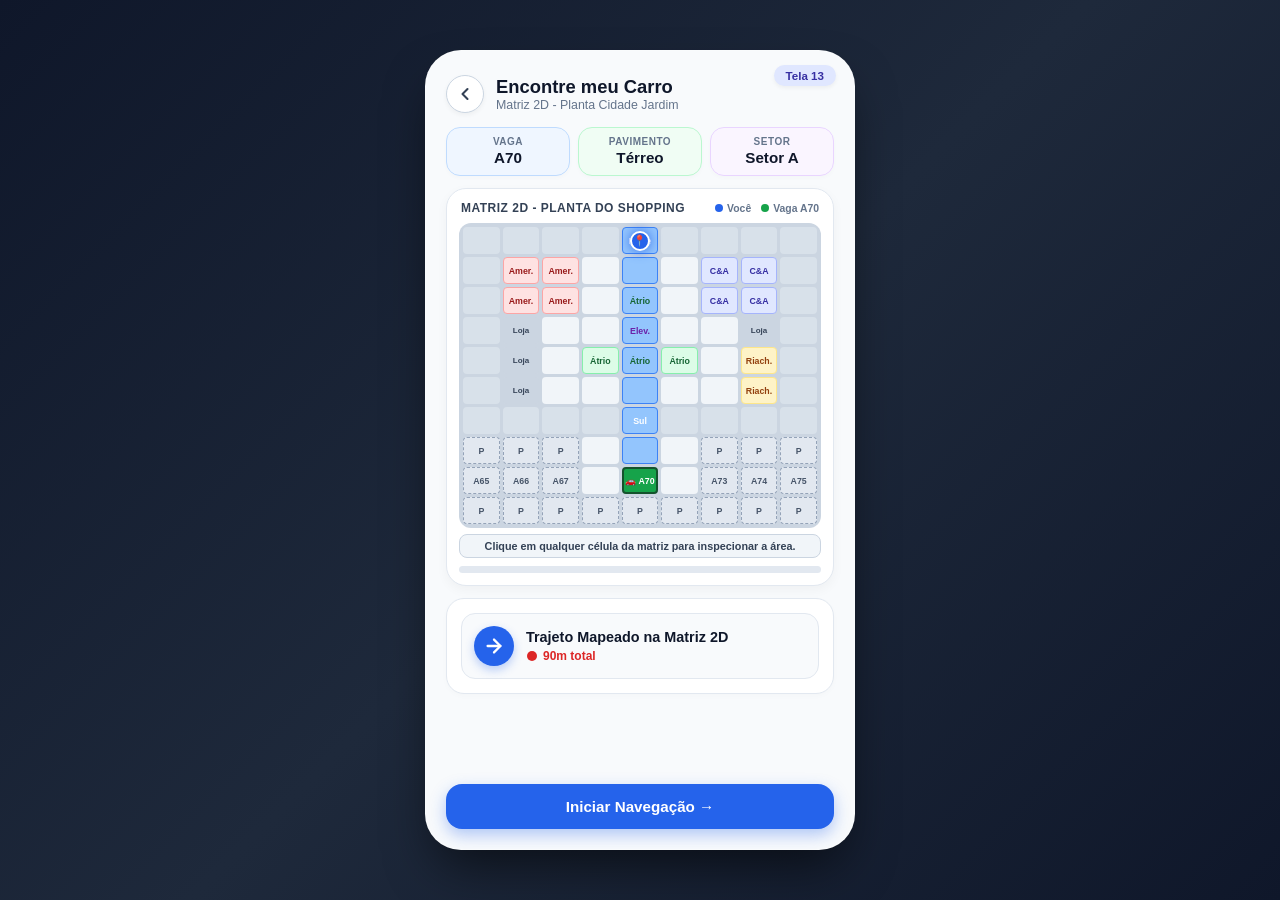
<file: encontremeucarro.html>
<!DOCTYPE html>
<html lang="pt-BR">
<head>
  <meta charset="UTF-8">
  <meta name="viewport" content="width=device-width, initial-scale=1.0">
  <title>Planta Matriz 2D Interativa - Encontre Meu Carro</title>
  <style>
    * {
      box-sizing: border-box;
      margin: 0;
      padding: 0;
      font-family: -apple-system, BlinkMacSystemFont, "Segoe UI", Roboto, Helvetica, Arial, sans-serif;
    }

    body {
      background: linear-gradient(135deg, #0f172a 0%, #1e293b 50%, #0f172a 100%);
      min-height: 100vh;
      display: flex;
      justify-content: center;
      align-items: center;
      padding: 16px;
      color: #1e293b;
    }

    /* Container Principal Mobile (App Prototype Style) */
    .app-card {
      background-color: #f8fafc;
      width: 100%;
      max-width: 430px;
      min-height: 800px;
      border-radius: 36px;
      padding: 20px;
      box-shadow: 0 25px 50px -12px rgba(0, 0, 0, 0.6);
      display: flex;
      flex-direction: column;
      position: relative;
      overflow: hidden;
      border: 1px solid rgba(255, 255, 255, 0.12);
    }

    /* Screen Badge (Tela 13 a 18) */
    .screen-badge {
      position: absolute;
      top: 14px;
      right: 18px;
      font-size: 0.725rem;
      font-weight: 800;
      background: #e0e7ff;
      color: #3730a3;
      padding: 4px 12px;
      border-radius: 12px;
      z-index: 10;
      box-shadow: 0 2px 4px rgba(0,0,0,0.05);
    }

    /* Header Navigation */
    .header-nav {
      display: flex;
      align-items: center;
      gap: 12px;
      margin-bottom: 14px;
      margin-top: 4px;
    }

    .btn-back {
      background: #ffffff;
      border: 1px solid #cbd5e1;
      cursor: pointer;
      display: flex;
      align-items: center;
      justify-content: center;
      width: 38px;
      height: 38px;
      color: #334155;
      border-radius: 50%;
      box-shadow: 0 2px 5px rgba(0,0,0,0.05);
      transition: all 0.2s ease;
    }

    .btn-back:hover {
      background: #f1f5f9;
      transform: scale(1.05);
    }

    .header-titles h1 {
      font-size: 1.15rem;
      font-weight: 800;
      color: #0f172a;
      line-height: 1.2;
    }

    .header-titles p {
      font-size: 0.775rem;
      color: #64748b;
    }

    /* Info Cards Bar */
    .top-info-grid {
      display: grid;
      grid-template-columns: repeat(3, 1fr);
      gap: 8px;
      margin-bottom: 12px;
    }

    .info-card {
      background: #ffffff;
      border-radius: 14px;
      padding: 8px 6px;
      text-align: center;
      border: 1px solid #e2e8f0;
      box-shadow: 0 2px 4px rgba(0,0,0,0.02);
    }

    .info-card.vaga { background: #eff6ff; border-color: #bfdbfe; }
    .info-card.andar { background: #f0fdf4; border-color: #bbf7d0; }
    .info-card.setor { background: #faf5ff; border-color: #e9d5ff; }

    .info-card .label {
      font-size: 0.625rem;
      color: #64748b;
      font-weight: 700;
      text-transform: uppercase;
      letter-spacing: 0.5px;
      display: block;
      margin-bottom: 2px;
    }

    .info-card .val {
      font-size: 0.95rem;
      font-weight: 800;
      color: #0f172a;
    }

    /* 2D Matrix Floor Plan Container */
    .map-card-wrapper {
      background: #ffffff;
      border-radius: 20px;
      padding: 12px;
      margin-bottom: 12px;
      border: 1px solid #e2e8f0;
      box-shadow: 0 4px 12px rgba(0,0,0,0.04);
      display: flex;
      flex-direction: column;
      align-items: center;
    }

    .map-title-bar {
      width: 100%;
      display: flex;
      justify-content: space-between;
      align-items: center;
      margin-bottom: 8px;
      padding: 0 2px;
    }

    .map-title-bar span {
      font-size: 0.75rem;
      font-weight: 800;
      color: #334155;
      text-transform: uppercase;
      letter-spacing: 0.5px;
    }

    .map-legend-inline {
      display: flex;
      gap: 10px;
      font-size: 0.65rem;
      font-weight: 600;
      color: #64748b;
    }

    .legend-item {
      display: flex;
      align-items: center;
      gap: 4px;
    }

    .legend-dot {
      width: 8px;
      height: 8px;
      border-radius: 50%;
    }

    /* 2D Matrix Grid Container */
    .matrix-grid-container {
      width: 100%;
      display: grid;
      grid-template-columns: repeat(9, 1fr);
      grid-template-rows: repeat(10, 27px);
      gap: 3px;
      background: #cbd5e1;
      padding: 4px;
      border-radius: 12px;
      position: relative;
    }

    /* Matrix Cells Styling */
    .cell {
      border-radius: 4px;
      display: flex;
      align-items: center;
      justify-content: center;
      font-size: 0.55rem;
      font-weight: 700;
      text-align: center;
      position: relative;
      user-select: none;
      transition: all 0.25s ease;
      cursor: pointer;
    }

    .cell:hover {
      filter: brightness(0.95);
      transform: scale(1.02);
    }

    .cell-walkway {
      background: #f1f5f9;
      color: #94a3b8;
    }

    .cell-store {
      background: #cbd5e1;
      color: #334155;
      font-size: 0.5rem;
    }

    .cell-anchor-amer {
      background: #fee2e2;
      color: #991b1b;
      border: 1px solid #fca5a5;
    }

    .cell-anchor-ca {
      background: #e0e7ff;
      color: #3730a3;
      border: 1px solid #a5b4fc;
    }

    .cell-anchor-riachuelo {
      background: #fef3c7;
      color: #92400e;
      border: 1px solid #fde68a;
    }

    .cell-plaza {
      background: #dcfce7;
      color: #166534;
      border: 1px solid #86efac;
    }

    .cell-elevator {
      background: #f3e8ff;
      color: #6b21a8;
      border: 1px solid #d8b4fe;
    }

    .cell-entrance {
      background: #0284c7;
      color: #ffffff;
      font-weight: 800;
    }

    .cell-parking {
      background: #e2e8f0;
      color: #475569;
      border: 1px dashed #94a3b8;
    }

    .cell-target-car {
      background: #16a34a !important;
      color: #ffffff !important;
      font-weight: 900;
      border: 2px solid #14532d !important;
      animation: pulse-car 1.2s infinite alternate;
      z-index: 5;
    }

    @keyframes pulse-car {
      0% { transform: scale(0.96); box-shadow: 0 0 0 0 rgba(22, 163, 74, 0.7); }
      100% { transform: scale(1.08); box-shadow: 0 0 10px 4px rgba(22, 163, 74, 0.5); }
    }

    /* Active Route Cells */
    .cell-path-visited {
      background: #93c5fd !important;
      border: 1px solid #3b82f6 !important;
    }

    .cell-path-step {
      background: #3b82f6 !important;
      color: #ffffff !important;
    }

    /* Animated User Pin Indicator on Matrix Grid */
    .user-pin {
      position: absolute;
      width: 20px;
      height: 20px;
      background: #2563eb;
      border: 2.5px solid #ffffff;
      border-radius: 50%;
      box-shadow: 0 0 12px rgba(37, 99, 235, 0.9);
      z-index: 25;
      display: flex;
      align-items: center;
      justify-content: center;
      color: #ffffff;
      font-size: 0.65rem;
      animation: pin-pulse 1.4s infinite alternate;
      pointer-events: none;
    }

    @keyframes pin-pulse {
      0% { transform: scale(1); box-shadow: 0 0 0 0 rgba(37, 99, 235, 0.7); }
      100% { transform: scale(1.18); box-shadow: 0 0 10px 5px rgba(37, 99, 235, 0.3); }
    }

    /* Progress bar */
    .progress-bar-container {
      width: 100%;
      background: #e2e8f0;
      height: 7px;
      border-radius: 4px;
      overflow: hidden;
      margin-top: 8px;
    }

    .progress-bar-fill {
      height: 100%;
      background: linear-gradient(90deg, #3b82f6 0%, #2563eb 100%);
      transition: width 0.4s ease-in-out;
    }

    /* Tooltip / Info Banner for Cell Click */
    .cell-info-banner {
      width: 100%;
      background: #f1f5f9;
      border: 1px solid #cbd5e1;
      border-radius: 8px;
      padding: 4px 8px;
      margin-top: 6px;
      font-size: 0.675rem;
      color: #334155;
      text-align: center;
      font-weight: 600;
      min-height: 24px;
      display: flex;
      align-items: center;
      justify-content: center;
    }

    /* Instruction Details Area */
    .instruction-card {
      background: #ffffff;
      border-radius: 18px;
      padding: 14px;
      margin-bottom: 12px;
      border: 1px solid #e2e8f0;
      box-shadow: 0 2px 6px rgba(0,0,0,0.02);
    }

    .current-step-box {
      background: #f8fafc;
      border: 1px solid #e2e8f0;
      border-radius: 14px;
      padding: 12px;
      display: flex;
      align-items: center;
      gap: 12px;
    }

    .icon-step-arrow {
      width: 40px;
      height: 40px;
      background: #2563eb;
      border-radius: 50%;
      display: flex;
      align-items: center;
      justify-content: center;
      color: white;
      flex-shrink: 0;
      box-shadow: 0 4px 10px rgba(37, 99, 235, 0.3);
    }

    .step-details h3 {
      font-size: 0.9rem;
      font-weight: 700;
      color: #0f172a;
      line-height: 1.2;
    }

    .distance-tag {
      display: flex;
      align-items: center;
      gap: 5px;
      font-size: 0.75rem;
      color: #dc2626;
      font-weight: 700;
      margin-top: 3px;
    }

    .next-steps-section {
      margin-top: 10px;
      padding-top: 8px;
      border-top: 1px dashed #e2e8f0;
    }

    .next-steps-title {
      font-size: 0.65rem;
      font-weight: 700;
      color: #94a3b8;
      letter-spacing: 0.5px;
      text-transform: uppercase;
      margin-bottom: 6px;
      display: block;
    }

    .next-step-item {
      display: flex;
      align-items: center;
      gap: 8px;
      margin-bottom: 5px;
    }

    .badge-num {
      width: 18px;
      height: 18px;
      background: #e2e8f0;
      border-radius: 50%;
      display: flex;
      align-items: center;
      justify-content: center;
      font-size: 0.675rem;
      font-weight: 800;
      color: #475569;
    }

    .next-step-text {
      font-size: 0.775rem;
      color: #475569;
      font-weight: 500;
    }

    /* Arrival Success Card */
    .arrival-card {
      background: #f0fdf4;
      border: 1px solid #bbf7d0;
      border-radius: 18px;
      padding: 16px;
      text-align: center;
      display: flex;
      flex-direction: column;
      align-items: center;
      margin-bottom: 12px;
      box-shadow: 0 4px 12px rgba(34, 197, 94, 0.1);
    }

    .arrival-icon-circle {
      width: 48px;
      height: 48px;
      background: #dcfce7;
      border-radius: 50%;
      display: flex;
      align-items: center;
      justify-content: center;
      color: #16a34a;
      margin-bottom: 8px;
    }

    .arrival-card h2 {
      font-size: 1.1rem;
      font-weight: 800;
      color: #15803d;
      margin-bottom: 2px;
    }

    .arrival-card p {
      font-size: 0.8rem;
      color: #166534;
    }

    /* Action Button */
    .btn-primary-action {
      width: 100%;
      background: #2563eb;
      color: #ffffff;
      border: none;
      border-radius: 16px;
      padding: 14px;
      font-size: 0.95rem;
      font-weight: 700;
      cursor: pointer;
      display: flex;
      align-items: center;
      justify-content: center;
      gap: 8px;
      box-shadow: 0 6px 16px rgba(37, 99, 235, 0.35);
      margin-top: auto;
      transition: all 0.2s ease;
    }

    .btn-primary-action:hover {
      background: #1d4ed8;
      transform: translateY(-1px);
    }

    .btn-primary-action:active {
      transform: translateY(1px);
    }
  </style>
</head>
<body>

  <div class="app-card">
    <div class="screen-badge" id="screen-badge">Tela 13</div>

    <!-- Header Navigation -->
    <header class="header-nav">
      <button class="btn-back" id="btn-back" title="Voltar tela anterior">
        <svg width="20" height="20" viewBox="0 0 24 24" fill="none" stroke="currentColor" stroke-width="2.5" stroke-linecap="round" stroke-linejoin="round">
          <path d="M15 18l-6-6 6-6" />
        </svg>
      </button>
      <div class="header-titles">
        <h1>Encontre meu Carro</h1>
        <p>Matriz 2D - Planta Cidade Jardim</p>
      </div>
    </header>

    <!-- Top Info Bar -->
    <div class="top-info-grid">
      <div class="info-card vaga">
        <span class="label">Vaga</span>
        <span class="val">A70</span>
      </div>
      <div class="info-card andar">
        <span class="label">Pavimento</span>
        <span class="val">Térreo</span>
      </div>
      <div class="info-card setor">
        <span class="label">Setor</span>
        <span class="val">Setor A</span>
      </div>
    </div>

    <!-- Map Card Container with 2D Matrix Grid -->
    <div class="map-card-wrapper">
      <div class="map-title-bar">
        <span>Matriz 2D - Planta do Shopping</span>
        <div class="map-legend-inline">
          <div class="legend-item"><div class="legend-dot" style="background:#2563eb;"></div> Você</div>
          <div class="legend-item"><div class="legend-dot" style="background:#16a34a;"></div> Vaga A70</div>
        </div>
      </div>

      <!-- Matrix Grid 9 columns x 10 rows -->
      <div class="matrix-grid-container" id="matrix-grid">
        <!-- Generated by JavaScript -->
      </div>

      <div class="cell-info-banner" id="cell-info-banner">
        Clique em qualquer célula da matriz para inspecionar a área.
      </div>

      <div class="progress-bar-container">
        <div class="progress-bar-fill" id="progress-bar" style="width: 0%;"></div>
      </div>
    </div>

    <!-- Dynamic Instruction Area -->
    <div id="instruction-area"></div>

    <!-- Bottom Action Button -->
    <button class="btn-primary-action" id="btn-action">
      <span id="btn-label">Iniciar Navegação</span>
    </button>
  </div>

  <script>
    /*
      Matriz 2D Layout (10 linhas x 9 colunas):
      - EntN: Entrada Principal Norte
      - Amer: Lojas Americanas
      - C&A: C&A
      - Riach: Riachuelo
      - Prat: Átrio / Praça Central
      - Elev: Elevador / Acesso aos Pisos
      - EntS: Entrada Sul
      - A65..A75: Estacionamento / Vaga A70
    */
    const matrixLayout = [
      ['wall', 'wall', 'wall', 'wall', 'EntN', 'wall', 'wall', 'wall', 'wall'],
      ['wall', 'Amer', 'Amer', 'path', 'path', 'path', 'C&A',  'C&A',  'wall'],
      ['wall', 'Amer', 'Amer', 'path', 'Prat', 'path', 'C&A',  'C&A',  'wall'],
      ['wall', 'Sat1', 'path', 'path', 'Elev', 'path', 'path', 'Sat2', 'wall'],
      ['wall', 'Sat3', 'path', 'Prat', 'Prat', 'Prat', 'path', 'Riach', 'wall'],
      ['wall', 'Sat4', 'path', 'path', 'path', 'path', 'path', 'Riach', 'wall'],
      ['wall', 'wall', 'wall', 'wall', 'EntS', 'wall', 'wall', 'wall', 'wall'],
      ['park', 'park', 'park', 'path', 'path', 'path', 'park', 'park', 'park'],
      ['A65',  'A66',  'A67',  'path', 'A70',  'path', 'A73',  'A74',  'A75'],
      ['park', 'park', 'park', 'park', 'park', 'park', 'park', 'park', 'park']
    ];

    const cellDescriptions = {
      'EntN': 'Entrada Principal Norte - Acesso principal do Shopping Cidade Jardim.',
      'EntS': 'Entrada Sul - Saída para o Estacionamento Externo Setor A.',
      'Amer': 'Lojas Americanas - Loja Âncora Norte.',
      'C&A': 'C&A - Loja Âncora Nordeste.',
      'Riach': 'Riachuelo - Loja Âncora Sudeste.',
      'Prat': 'Átrio Central / Praça de Eventos.',
      'Elev': 'Elevadores e Escadas Rolantes - Acesso aos Pavimentos.',
      'Sat1': 'Loja Satélite 01 - Vestuário.',
      'Sat2': 'Loja Satélite 02 - Calçados.',
      'Sat3': 'Loja Satélite 03 - Eletrônicos.',
      'Sat4': 'Loja Satélite 04 - Joalheria.',
      'A70': 'Vaga A70 - Localização do seu Veículo (Setor A).',
      'path': 'Corredor de Circulação / Pedestres.',
      'park': 'Vaga de Estacionamento - Setor A.'
    };

    /* Define Navigation Flow from Screen 13 to Screen 18 */
    const steps = [
      {
        screenId: 13,
        stepNum: 0,
        progress: 0,
        pinPos: [0, 4],
        routeCells: [[0,4], [1,4], [2,4], [3,4], [4,4], [5,4], [6,4], [7,4], [8,4]],
        title: 'Trajeto Mapeado na Matriz 2D',
        distance: '90m total',
        buttonText: 'Iniciar Navegação →',
        type: 'start'
      },
      {
        screenId: 14,
        stepNum: 1,
        progress: 20,
        pinPos: [0, 4],
        routeCells: [[0,4], [1,4], [2,4]],
        title: 'Passo 1: Saia pela Entrada Principal Norte',
        distance: 'Distância: 25m',
        nextSteps: [
          { num: 2, text: 'Siga pelo corredor principal em direção ao Átrio' },
          { num: 3, text: 'Passe pela área de elevadores' }
        ],
        buttonText: 'Próximo Passo →'
      },
      {
        screenId: 15,
        stepNum: 2,
        progress: 40,
        pinPos: [3, 4], // Elevador / Átrio
        routeCells: [[0,4], [1,4], [2,4], [3,4], [4,4]],
        title: 'Passo 2: Siga até os Elevadores / Átrio Central',
        distance: 'Distância: 30m',
        nextSteps: [
          { num: 3, text: 'Atravesse reto a Praça Central' },
          { num: 4, text: 'Dirija-se à Saída Sul' }
        ],
        buttonText: 'Próximo Passo →'
      },
      {
        screenId: 16,
        stepNum: 3,
        progress: 60,
        pinPos: [4, 4], // Praça Central
        routeCells: [[0,4], [1,4], [2,4], [3,4], [4,4], [5,4]],
        title: 'Passo 3: Atravesse a Praça Central',
        distance: 'Distância: 20m',
        nextSteps: [
          { num: 4, text: 'Saia do shopping pela Entrada Sul' },
          { num: 5, text: 'Localize a Vaga A70 no Setor A' }
        ],
        buttonText: 'Próximo Passo →'
      },
      {
        screenId: 17,
        stepNum: 4,
        progress: 80,
        pinPos: [6, 4], // Entrada Sul
        routeCells: [[0,4], [1,4], [2,4], [3,4], [4,4], [5,4], [6,4], [7,4]],
        title: 'Passo 4: Saia pela Entrada Sul até o Estacionamento',
        distance: 'Distância: 15m',
        nextSteps: [
          { num: 5, text: 'Sua vaga A70 está logo à frente' }
        ],
        buttonText: 'Próximo Passo →'
      },
      {
        screenId: 18,
        stepNum: 5,
        progress: 100,
        pinPos: [8, 4], // Vaga A70
        routeCells: [[0,4], [1,4], [2,4], [3,4], [4,4], [5,4], [6,4], [7,4], [8,4]],
        title: 'Passo 5: Chegada',
        distance: 'Distância: 0m',
        isArrival: true,
        buttonText: 'Finalizar Navegação 🏁'
      }
    ];

    let currentIdx = 0;

    function renderMatrixGrid() {
      const gridContainer = document.getElementById('matrix-grid');
      gridContainer.innerHTML = '';

      const currentStep = steps[currentIdx];
      const routeSet = new Set(currentStep.routeCells.map(c => `${c[0]}-${c[1]}`));

      for (let r = 0; r < matrixLayout.length; r++) {
        for (let c = 0; c < matrixLayout[r].length; c++) {
          const cellVal = matrixLayout[r][c];
          const cellDiv = document.createElement('div');
          cellDiv.className = 'cell';
          cellDiv.dataset.row = r;
          cellDiv.dataset.col = c;
          cellDiv.dataset.type = cellVal;

          // Apply visual styles
          if (cellVal === 'EntN' || cellVal === 'EntS') {
            cellDiv.classList.add('cell-entrance');
            cellDiv.innerText = cellVal === 'EntN' ? 'Norte' : 'Sul';
          } else if (cellVal === 'Amer') {
            cellDiv.classList.add('cell-anchor-amer');
            cellDiv.innerText = 'Amer.';
          } else if (cellVal === 'C&A') {
            cellDiv.classList.add('cell-anchor-ca');
            cellDiv.innerText = 'C&A';
          } else if (cellVal === 'Riach') {
            cellDiv.classList.add('cell-anchor-riachuelo');
            cellDiv.innerText = 'Riach.';
          } else if (cellVal === 'Prat') {
            cellDiv.classList.add('cell-plaza');
            cellDiv.innerText = 'Átrio';
          } else if (cellVal === 'Elev') {
            cellDiv.classList.add('cell-elevator');
            cellDiv.innerText = 'Elev.';
          } else if (cellVal.startsWith('Sat')) {
            cellDiv.classList.add('cell-store');
            cellDiv.innerText = 'Loja';
          } else if (cellVal === 'A70') {
            cellDiv.classList.add('cell-target-car');
            cellDiv.innerText = '🚗 A70';
          } else if (cellVal.startsWith('A')) {
            cellDiv.classList.add('cell-parking');
            cellDiv.innerText = cellVal;
          } else if (cellVal === 'park') {
            cellDiv.classList.add('cell-parking');
            cellDiv.innerText = 'P';
          } else if (cellVal === 'path') {
            cellDiv.classList.add('cell-walkway');
          } else {
            cellDiv.classList.add('cell-walkway');
            cellDiv.style.opacity = '0.35';
          }

          // Highlight route cells on matrix
          if (routeSet.has(`${r}-${c}`) && cellVal !== 'A70') {
            cellDiv.classList.add('cell-path-visited');
          }

          // Click handler for inspecting matrix cells
          cellDiv.addEventListener('click', () => {
            const infoBanner = document.getElementById('cell-info-banner');
            const desc = cellDescriptions[cellVal] || `Célula [${r}, ${c}] - Setor do Shopping`;
            infoBanner.innerText = `[Linha ${r}, Coluna ${c}] ${desc}`;
          });

          gridContainer.appendChild(cellDiv);
        }
      }

      // Render User Pin on top of matrix
      const [pinR, pinC] = currentStep.pinPos;
      const targetCellIndex = pinR * 9 + pinC;
      const allCells = gridContainer.querySelectorAll('.cell');
      const targetCell = allCells[targetCellIndex];

      if (targetCell) {
        const pinDiv = document.createElement('div');
        pinDiv.className = 'user-pin';
        pinDiv.innerText = '📍';
        targetCell.appendChild(pinDiv);
      }
    }

    function renderUI() {
      const data = steps[currentIdx];
      const badge = document.getElementById('screen-badge');
      const progressBar = document.getElementById('progress-bar');
      const btnLabel = document.getElementById('btn-label');
      const instructionArea = document.getElementById('instruction-area');

      badge.innerText = `Tela ${data.screenId}`;
      progressBar.style.width = `${data.progress}%`;
      btnLabel.innerText = data.buttonText;

      renderMatrixGrid();

      if (data.isArrival) {
        instructionArea.innerHTML = `
          <div class="arrival-card">
            <div class="arrival-icon-circle">
              <svg width="26" height="26" viewBox="0 0 24 24" fill="none" stroke="currentColor" stroke-width="2.5" stroke-linecap="round" stroke-linejoin="round">
                <path d="M22 11.08V12a10 10 0 1 1-5.93-9.14"/>
                <polyline points="22 4 12 14.01 9 11.01"/>
              </svg>
            </div>
            <h2>Você chegou à Vaga A70!</h2>
            <p>Seu veículo está estacionado exatamente na sua frente.</p>
          </div>
        `;
      } else {
        instructionArea.innerHTML = `
          <div class="instruction-card">
            <div class="current-step-box">
              <div class="icon-step-arrow">
                <svg width="22" height="22" viewBox="0 0 24 24" fill="none" stroke="currentColor" stroke-width="2.5" stroke-linecap="round" stroke-linejoin="round">
                  <line x1="5" y1="12" x2="19" y2="12"/><polyline points="12 5 19 12 12 19"/>
                </svg>
              </div>
              <div class="step-details">
                <h3>${data.title}</h3>
                <div class="distance-tag">
                  <svg width="12" height="12" viewBox="0 0 24 24" fill="currentColor">
                    <circle cx="12" cy="12" r="10"/>
                  </svg>
                  <span>${data.distance}</span>
                </div>
              </div>
            </div>

            ${data.nextSteps ? `
              <div class="next-steps-section">
                <span class="next-steps-title">Próximos passos no percurso:</span>
                ${data.nextSteps.map(s => `
                  <div class="next-step-item">
                    <div class="badge-num">${s.num}</div>
                    <span class="next-step-text">${s.text}</span>
                  </div>
                `).join('')}
              </div>
            ` : ''}
          </div>
        `;
      }
    }

    document.getElementById('btn-action').addEventListener('click', () => {
      if (currentIdx < steps.length - 1) {
        currentIdx++;
        renderUI();
      } else {
        alert('Navegação concluída! Reiniciando o percurso.');
        currentIdx = 0;
        renderUI();
      }
    });

    document.getElementById('btn-back').addEventListener('click', () => {
      if (currentIdx > 0) {
        currentIdx--;
        renderUI();
      } else {
        alert('Você já está na Tela 13 (Início da Navegação).');
      }
    });

    // Initialize UI on load
    renderUI();
  </script>
</body>
</html>
</file>
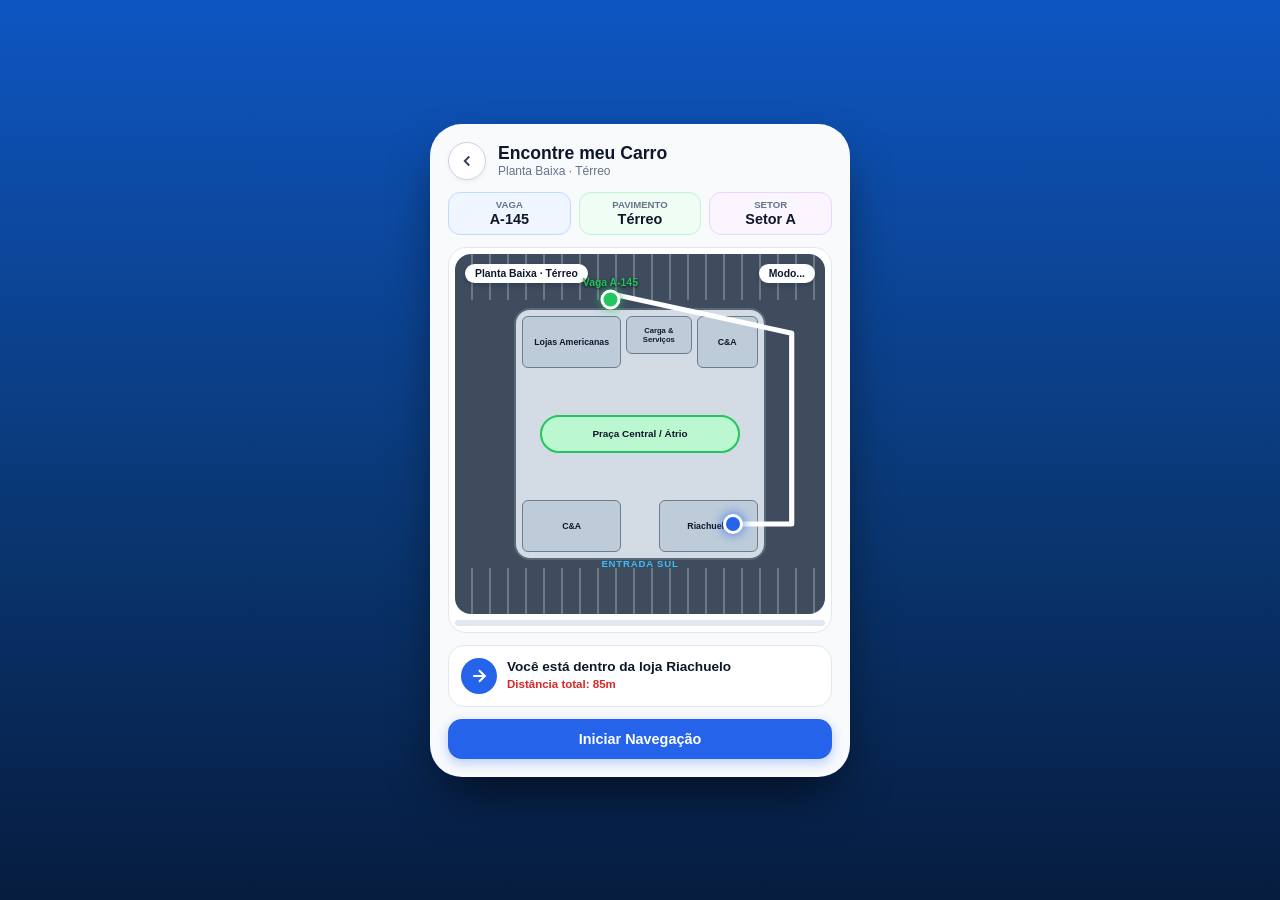
<file: teste1.html>
<!DOCTYPE html>
<html lang="pt-BR">
<head>
  <meta charset="UTF-8">
  <meta name="viewport" content="width=device-width, initial-scale=1.0">
  <title>Planta Baixa Térreo - Rota Riachuelo -> Vaga A-145</title>
  <style>
    * {
      box-sizing: border-box;
      margin: 0;
      padding: 0;
      font-family: -apple-system, BlinkMacSystemFont, "Segoe UI", Roboto, Helvetica, Arial, sans-serif;
    }

    body {
      background: linear-gradient(180deg, #0e56c2 0%, #0a3875 55%, #061c3f 100%);
      min-height: 100vh;
      display: flex;
      justify-content: center;
      align-items: center;
      padding: 16px;
      color: #1e293b;
    }

    /* Container Principal */
    .app-card {
      background-color: #f8fafc;
      width: 100%;
      max-width: 420px;
      border-radius: 32px;
      padding: 18px;
      box-shadow: 0 25px 50px -12px rgba(0, 0, 0, 0.6);
      display: flex;
      flex-direction: column;
      position: relative;
    }

    /* Header Navigation */
    .header-nav {
      display: flex;
      align-items: center;
      gap: 12px;
      margin-bottom: 12px;
    }

    .btn-back {
      background: #ffffff;
      border: 1px solid #cbd5e1;
      cursor: pointer;
      display: flex;
      align-items: center;
      justify-content: center;
      width: 38px;
      height: 38px;
      color: #334155;
      border-radius: 50%;
      box-shadow: 0 2px 4px rgba(0,0,0,0.05);
    }

    .header-titles h1 {
      font-size: 1.1rem;
      font-weight: 800;
      color: #0f172a;
    }

    .header-titles p {
      font-size: 0.75rem;
      color: #64748b;
    }

    /* Info Bar */
    .top-info-grid {
      display: grid;
      grid-template-columns: repeat(3, 1fr);
      gap: 8px;
      margin-bottom: 12px;
    }

    .info-card {
      background: #ffffff;
      border-radius: 12px;
      padding: 6px;
      text-align: center;
      border: 1px solid #e2e8f0;
    }

    .info-card.vaga { background: #eff6ff; border-color: #bfdbfe; }
    .info-card.andar { background: #f0fdf4; border-color: #bbf7d0; }
    .info-card.setor { background: #faf5ff; border-color: #e9d5ff; }

    .info-card .label {
      font-size: 0.6rem;
      color: #64748b;
      font-weight: 700;
      text-transform: uppercase;
      display: block;
    }

    .info-card .val {
      font-size: 0.9rem;
      font-weight: 800;
      color: #0f172a;
    }

    /* CANVAS DO MAPA 2D */
    .map-card-wrapper {
      background: #ffffff;
      border-radius: 18px;
      padding: 6px;
      margin-bottom: 12px;
      border: 1px solid #e2e8f0;
    }

    .map-canvas {
      width: 100%;
      height: 360px;
      background: #3e4c5e;
      border-radius: 16px;
      position: relative;
      overflow: hidden;
    }

    /* Badges Superiores */
    .map-badge {
      position: absolute;
      background: #ffffff;
      color: #0f172a;
      font-size: 0.65rem;
      font-weight: 700;
      padding: 4px 10px;
      border-radius: 16px;
      box-shadow: 0 2px 5px rgba(0,0,0,0.2);
      z-index: 15;
    }

    .badge-left { top: 10px; left: 10px; }
    .badge-right { top: 10px; right: 10px; }

    /* Faixas de Estacionamento */
    .parking-zone {
      position: absolute;
      width: 100%;
      height: 46px;
      left: 0;
    }

    .top-parking { top: 0; }
    .bottom-parking { bottom: 0; }

    .dashed-lines {
      width: 100%;
      height: 100%;
      background-image: repeating-linear-gradient(
        90deg,
        transparent,
        transparent 16px,
        rgba(255, 255, 255, 0.25) 16px,
        rgba(255, 255, 255, 0.25) 18px
      );
    }

    /* Vaga Target A-145 */
    .target-vaga-marker {
      position: absolute;
      left: 42%;
      top: 11%;
      transform: translate(-50%, -50%);
      display: flex;
      flex-direction: column;
      align-items: center;
      z-index: 20;
    }

    .vaga-text-label {
      font-size: 0.65rem;
      font-weight: 900;
      color: #22c55e;
      margin-bottom: 2px;
      text-shadow: 0 1px 3px rgba(0,0,0,0.9);
      white-space: nowrap;
    }

    .green-circle-target {
      width: 20px;
      height: 20px;
      background: #22c55e;
      border: 3px solid #ffffff;
      border-radius: 50%;
      box-shadow: 0 0 10px rgba(34, 197, 94, 0.8);
      animation: pulse-green 1.3s infinite alternate;
    }

    @keyframes pulse-green {
      0% { transform: scale(0.9); }
      100% { transform: scale(1.15); }
    }

    /* Bloco Interno do Shopping */
    .building-card {
      position: absolute;
      top: 15%;
      left: 16%;
      right: 16%;
      bottom: 15%;
      background: #d3dbe4;
      border-radius: 16px;
      border: 2px solid #5a6978;
      padding: 6px;
      display: flex;
      flex-direction: column;
      justify-content: space-between;
    }

    .building-row {
      display: flex;
      justify-content: space-between;
      gap: 4px;
    }

    .store-box {
      background: #beccda;
      border: 1.5px solid #6c7d8f;
      border-radius: 6px;
      color: #0f172a;
      font-weight: 800;
      font-size: 0.55rem;
      display: flex;
      align-items: center;
      justify-content: center;
      text-align: center;
      padding: 2px;
    }

    .store-amer { width: 42%; height: 52px; }
    .store-carga { width: 28%; height: 38px; font-size: 0.48rem; }
    .store-ca1 { width: 26%; height: 52px; }
    .store-ca2 { width: 42%; height: 52px; }
    .store-riach { width: 42%; height: 52px; }

    .mid-row {
      justify-content: center;
      margin: 2px 0;
    }

    .atrium-oval {
      width: 85%;
      height: 38px;
      background: #bbf7d0;
      border: 2px solid #22c55e;
      border-radius: 25px;
      color: #0f172a;
      font-size: 0.62rem;
      font-weight: 800;
      display: flex;
      align-items: center;
      justify-content: center;
    }

    .entrada-sul-label {
      position: absolute;
      bottom: 12.5%;
      left: 50%;
      transform: translateX(-50%);
      color: #38bdf8;
      font-weight: 900;
      font-size: 0.6rem;
      letter-spacing: 0.8px;
      z-index: 10;
    }

    /* Linha do Trajeto SVG */
    .route-svg {
      position: absolute;
      top: 0;
      left: 0;
      width: 100%;
      height: 100%;
      pointer-events: none;
      z-index: 12;
    }

    /* Ponto Azul do Usuário */
    .user-pin-marker {
      position: absolute;
      width: 20px;
      height: 20px;
      background: #2563eb;
      border: 3px solid #ffffff;
      border-radius: 50%;
      box-shadow: 0 0 12px rgba(37, 99, 235, 0.9);
      z-index: 25;
      transform: translate(-50%, -50%);
      transition: left 0.35s ease, top 0.35s ease;
    }

    /* Barra de Progresso */
    .progress-bar-container {
      width: 100%;
      background: #e2e8f0;
      height: 6px;
      border-radius: 3px;
      overflow: hidden;
      margin-top: 6px;
    }

    .progress-bar-fill {
      height: 100%;
      background: #2563eb;
      transition: width 0.35s ease;
    }

    /* Card de Instruções */
    .instruction-card {
      background: #ffffff;
      border-radius: 16px;
      padding: 12px;
      margin-bottom: 12px;
      border: 1px solid #e2e8f0;
    }

    .current-step-box {
      display: flex;
      align-items: center;
      gap: 10px;
    }

    .icon-step-arrow {
      width: 36px;
      height: 36px;
      background: #2563eb;
      border-radius: 50%;
      display: flex;
      align-items: center;
      justify-content: center;
      color: white;
      flex-shrink: 0;
    }

    .step-details h3 {
      font-size: 0.85rem;
      font-weight: 700;
      color: #0f172a;
    }

    .distance-tag {
      font-size: 0.72rem;
      color: #dc2626;
      font-weight: 700;
    }

    /* Botão de Ação */
    .btn-primary-action {
      width: 100%;
      background: #2563eb;
      color: #ffffff;
      border: none;
      border-radius: 14px;
      padding: 12px;
      font-size: 0.9rem;
      font-weight: 700;
      cursor: pointer;
      box-shadow: 0 4px 12px rgba(37, 99, 235, 0.3);
    }

    .btn-primary-action:hover {
      background: #1d4ed8;
    }
  </style>
</head>
<body>

  <div class="app-card">

    <header class="header-nav">
      <button class="btn-back" id="btn-back">
        <svg width="18" height="18" viewBox="0 0 24 24" fill="none" stroke="currentColor" stroke-width="2.5">
          <path d="M15 18l-6-6 6-6" />
        </svg>
      </button>
      <div class="header-titles">
        <h1>Encontre meu Carro</h1>
        <p>Planta Baixa · Térreo</p>
      </div>
    </header>

    <div class="top-info-grid">
      <div class="info-card vaga">
        <span class="label">Vaga</span>
        <span class="val">A-145</span>
      </div>
      <div class="info-card andar">
        <span class="label">Pavimento</span>
        <span class="val">Térreo</span>
      </div>
      <div class="info-card setor">
        <span class="label">Setor</span>
        <span class="val">Setor A</span>
      </div>
    </div>

    <div class="map-card-wrapper">
      <div class="map-canvas">

        <!-- Badges Superiores -->
        <div class="map-badge badge-left">Planta Baixa · Térreo</div>
        <div class="map-badge badge-right">Modo...</div>

        <!-- Estacionamento Superior -->
        <div class="parking-zone top-parking">
          <div class="dashed-lines"></div>
        </div>

        <!-- Destino Vaga A-145 -->
        <div class="target-vaga-marker">
          <span class="vaga-text-label">Vaga A-145</span>
          <div class="green-circle-target"></div>
        </div>

        <!-- Estrutura do Shopping -->
        <div class="building-card">
          <div class="building-row">
            <div class="store-box store-amer">Lojas Americanas</div>
            <div class="store-box store-carga">Carga & Serviços</div>
            <div class="store-box store-ca1">C&A</div>
          </div>

          <div class="building-row mid-row">
            <div class="atrium-oval">Praça Central / Átrio</div>
          </div>

          <div class="building-row">
            <div class="store-box store-ca2">C&A</div>
            <div class="store-box store-riach">Riachuelo</div>
          </div>
        </div>

        <div class="entrada-sul-label">ENTRADA SUL</div>

        <!-- Estacionamento Inferior -->
        <div class="parking-zone bottom-parking">
          <div class="dashed-lines"></div>
        </div>

        <!-- Rota SVG partindo do interior da Riachuelo em direção à direita -->
        <svg class="route-svg" viewBox="0 0 1000 1000" preserveAspectRatio="none">
          <path d="M 750 750 L 910 750 L 910 220 L 420 110" 
                fill="none" 
                stroke="#ffffff" 
                stroke-width="14" 
                stroke-linecap="round" 
                stroke-linejoin="round" />
        </svg>

        <!-- Bolinha Azul (Inicia dentro da Riachuelo) -->
        <div class="user-pin-marker" id="user-pin"></div>

      </div>

      <div class="progress-bar-container">
        <div class="progress-bar-fill" id="progress-bar" style="width: 0%;"></div>
      </div>
    </div>

    <!-- Instruções do Percurso -->
    <div class="instruction-card">
      <div class="current-step-box">
        <div class="icon-step-arrow">
          <svg width="20" height="20" viewBox="0 0 24 24" fill="none" stroke="currentColor" stroke-width="2.5">
            <line x1="5" y1="12" x2="19" y2="12"/><polyline points="12 5 19 12 12 19"/>
          </svg>
        </div>
        <div class="step-details">
          <h3 id="step-title">Você está dentro da loja Riachuelo</h3>
          <span class="distance-tag" id="step-dist">Distância total: 85m</span>
        </div>
      </div>
    </div>

    <button class="btn-primary-action" id="btn-action">Iniciar Navegação</button>

  </div>

  <script>
    // Coordenadas exatas do trajeto partindo da Riachuelo
    const steps = [
      { progress: 0,   x: 75, y: 75, title: 'Você está dentro da loja Riachuelo', dist: 'Distância total: 85m', btn: 'Iniciar Navegação' },
      { progress: 25,  x: 91, y: 75, title: 'Saia da Riachuelo à direita em direção ao corredor lateral', dist: 'Distância: 15m', btn: 'Próximo Passo →' },
      { progress: 50,  x: 91, y: 22, title: 'Siga reto pelo corredor lateral direito', dist: 'Distância: 45m', btn: 'Próximo Passo →' },
      { progress: 75,  x: 65, y: 11, title: 'Vire à esquerda no corredor norte de vagas', dist: 'Distância: 15m', btn: 'Próximo Passo →' },
      { progress: 100, x: 42, y: 11, title: 'Chegou à Vaga A-145!', dist: 'Seu carro está estacionado aqui', btn: 'Finalizar 🏁' }
    ];

    let currentIdx = 0;

    function renderStep() {
      const step = steps[currentIdx];
      const pin = document.getElementById('user-pin');
      const progressBar = document.getElementById('progress-bar');
      const stepTitle = document.getElementById('step-title');
      const stepDist = document.getElementById('step-dist');
      const btnAction = document.getElementById('btn-action');

      // Atualiza posição do marcador azul no mapa
      pin.style.left = `${step.x}%`;
      pin.style.top = `${step.y}%`;

      // Atualiza informações
      progressBar.style.width = `${step.progress}%`;
      stepTitle.innerText = step.title;
      stepDist.innerText = step.dist;
      btnAction.innerText = step.btn;
    }

    document.getElementById('btn-action').addEventListener('click', () => {
      if (currentIdx < steps.length - 1) {
        currentIdx++;
      } else {
        currentIdx = 0;
      }
      renderStep();
    });

    document.getElementById('btn-back').addEventListener('click', () => {
      if (currentIdx > 0) {
        currentIdx--;
        renderStep();
      }
    });

    renderStep();
  </script>
</body>
</html>
</file>
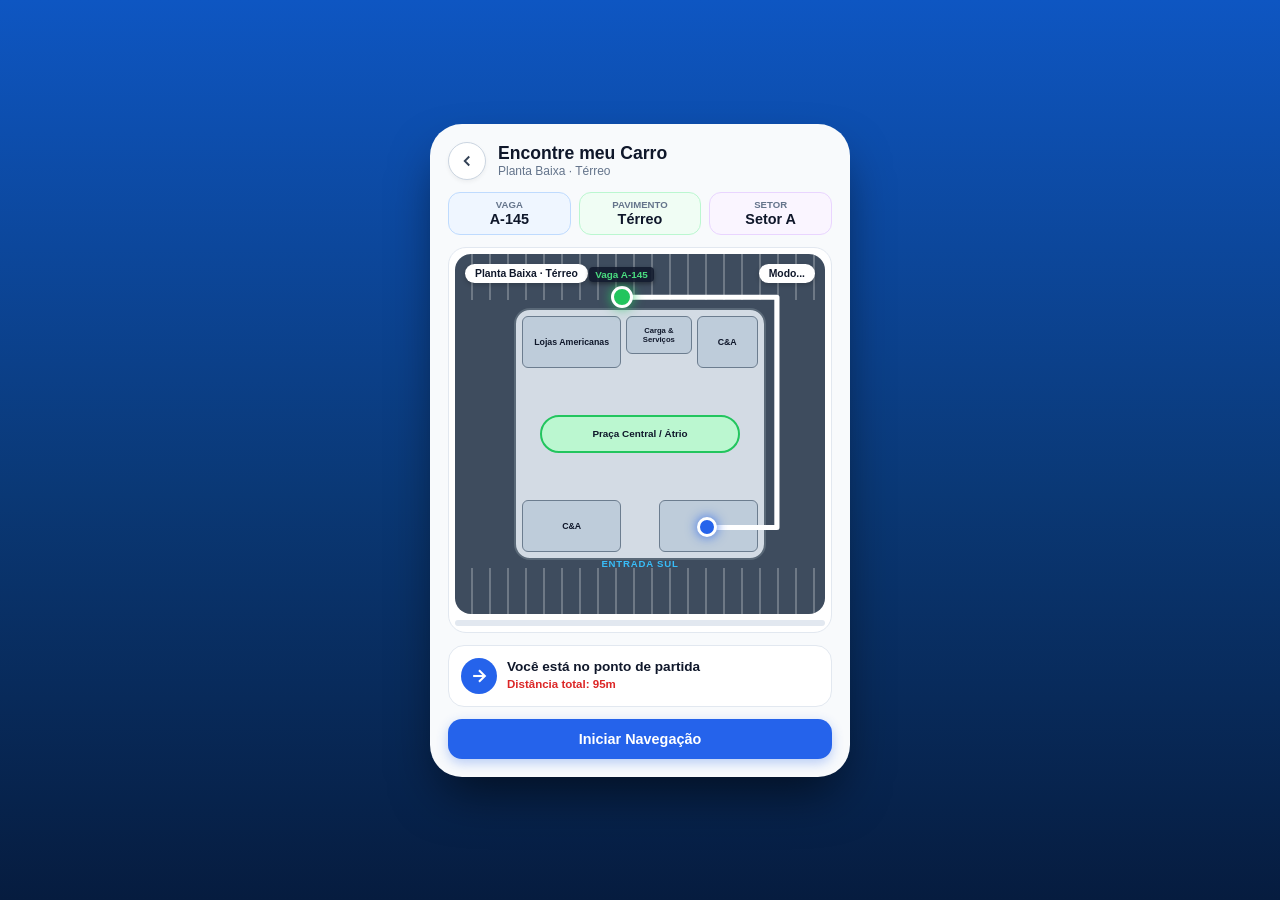
<file: teste2.html>
<!DOCTYPE html>
<html lang="pt-BR">
<head>
  <meta charset="UTF-8">
  <meta name="viewport" content="width=device-width, initial-scale=1.0">
  <title>Planta Baixa Térreo - Rota Riachuelo -> Vaga A-145</title>
  <style>
    * {
      box-sizing: border-box;
      margin: 0;
      padding: 0;
      font-family: -apple-system, BlinkMacSystemFont, "Segoe UI", Roboto, Helvetica, Arial, sans-serif;
    }

    body {
      background: linear-gradient(180deg, #0e56c2 0%, #0a3875 55%, #061c3f 100%);
      min-height: 100vh;
      display: flex;
      justify-content: center;
      align-items: center;
      padding: 16px;
      color: #1e293b;
    }

    /* Container Principal */
    .app-card {
      background-color: #f8fafc;
      width: 100%;
      max-width: 420px;
      border-radius: 32px;
      padding: 18px;
      box-shadow: 0 25px 50px -12px rgba(0, 0, 0, 0.6);
      display: flex;
      flex-direction: column;
      position: relative;
    }

    /* Header Navigation */
    .header-nav {
      display: flex;
      align-items: center;
      gap: 12px;
      margin-bottom: 12px;
    }

    .btn-back {
      background: #ffffff;
      border: 1px solid #cbd5e1;
      cursor: pointer;
      display: flex;
      align-items: center;
      justify-content: center;
      width: 38px;
      height: 38px;
      color: #334155;
      border-radius: 50%;
      box-shadow: 0 2px 4px rgba(0,0,0,0.05);
    }

    .header-titles h1 {
      font-size: 1.1rem;
      font-weight: 800;
      color: #0f172a;
    }

    .header-titles p {
      font-size: 0.75rem;
      color: #64748b;
    }

    /* Info Bar */
    .top-info-grid {
      display: grid;
      grid-template-columns: repeat(3, 1fr);
      gap: 8px;
      margin-bottom: 12px;
    }

    .info-card {
      background: #ffffff;
      border-radius: 12px;
      padding: 6px;
      text-align: center;
      border: 1px solid #e2e8f0;
    }

    .info-card.vaga { background: #eff6ff; border-color: #bfdbfe; }
    .info-card.andar { background: #f0fdf4; border-color: #bbf7d0; }
    .info-card.setor { background: #faf5ff; border-color: #e9d5ff; }

    .info-card .label {
      font-size: 0.6rem;
      color: #64748b;
      font-weight: 700;
      text-transform: uppercase;
      display: block;
    }

    .info-card .val {
      font-size: 0.9rem;
      font-weight: 800;
      color: #0f172a;
    }

    /* CANVAS DO MAPA 2D */
    .map-card-wrapper {
      background: #ffffff;
      border-radius: 18px;
      padding: 6px;
      margin-bottom: 12px;
      border: 1px solid #e2e8f0;
    }

    .map-canvas {
      width: 100%;
      height: 360px;
      background: #3e4c5e;
      border-radius: 16px;
      position: relative;
      overflow: hidden;
    }

    /* Badges Superiores */
    .map-badge {
      position: absolute;
      background: #ffffff;
      color: #0f172a;
      font-size: 0.65rem;
      font-weight: 700;
      padding: 4px 10px;
      border-radius: 16px;
      box-shadow: 0 2px 5px rgba(0,0,0,0.2);
      z-index: 15;
    }

    .badge-left { top: 10px; left: 10px; }
    .badge-right { top: 10px; right: 10px; }

    /* Faixas de Estacionamento */
    .parking-zone {
      position: absolute;
      width: 100%;
      height: 46px;
      left: 0;
    }

    .top-parking { top: 0; }
    .bottom-parking { bottom: 0; }

    .dashed-lines {
      width: 100%;
      height: 100%;
      background-image: repeating-linear-gradient(
        90deg,
        transparent,
        transparent 16px,
        rgba(255, 255, 255, 0.25) 16px,
        rgba(255, 255, 255, 0.25) 18px
      );
    }

    /* Vaga Target A-145 (Centro exato em X:45%, Y:12%) */
    .target-vaga-marker {
      position: absolute;
      left: 45%;
      top: 12%;
      transform: translate(-50%, -50%);
      display: flex;
      align-items: center;
      justify-content: center;
      z-index: 20;
    }

    .vaga-text-label {
      position: absolute;
      bottom: 26px;
      font-size: 0.62rem;
      font-weight: 900;
      color: #4ade80;
      background: rgba(15, 23, 42, 0.85);
      padding: 2px 6px;
      border-radius: 4px;
      white-space: nowrap;
      box-shadow: 0 2px 4px rgba(0,0,0,0.4);
    }

    .green-circle-target {
      width: 22px;
      height: 22px;
      background: #22c55e;
      border: 3px solid #ffffff;
      border-radius: 50%;
      box-shadow: 0 0 12px rgba(34, 197, 94, 0.9);
      animation: pulse-green 1.3s infinite alternate;
    }

    @keyframes pulse-green {
      0% { transform: scale(0.9); }
      100% { transform: scale(1.15); }
    }

    /* Bloco Interno do Shopping */
    .building-card {
      position: absolute;
      top: 15%;
      left: 16%;
      right: 16%;
      bottom: 15%;
      background: #d3dbe4;
      border-radius: 16px;
      border: 2px solid #5a6978;
      padding: 6px;
      display: flex;
      flex-direction: column;
      justify-content: space-between;
    }

    .building-row {
      display: flex;
      justify-content: space-between;
      gap: 4px;
    }

    .store-box {
      background: #beccda;
      border: 1.5px solid #6c7d8f;
      border-radius: 6px;
      color: #0f172a;
      font-weight: 800;
      font-size: 0.55rem;
      display: flex;
      align-items: center;
      justify-content: center;
      text-align: center;
      padding: 2px;
    }

    .store-amer { width: 42%; height: 52px; }
    .store-carga { width: 28%; height: 38px; font-size: 0.48rem; }
    .store-ca1 { width: 26%; height: 52px; }
    .store-ca2 { width: 42%; height: 52px; }
    .store-riach { width: 42%; height: 52px; } /* Nome removido conforme solicitado */

    .mid-row {
      justify-content: center;
      margin: 2px 0;
    }

    .atrium-oval {
      width: 85%;
      height: 38px;
      background: #bbf7d0;
      border: 2px solid #22c55e;
      border-radius: 25px;
      color: #0f172a;
      font-size: 0.62rem;
      font-weight: 800;
      display: flex;
      align-items: center;
      justify-content: center;
    }

    .entrada-sul-label {
      position: absolute;
      bottom: 12.5%;
      left: 50%;
      transform: translateX(-50%);
      color: #38bdf8;
      font-weight: 900;
      font-size: 0.6rem;
      letter-spacing: 0.8px;
      z-index: 10;
    }

    /* SVG da Rota (Inicia em X:680, Y:760 e termina exatamente em X:450, Y:120) */
    .route-svg {
      position: absolute;
      top: 0;
      left: 0;
      width: 100%;
      height: 100%;
      pointer-events: none;
      z-index: 12;
    }

    /* Ponto Azul do Usuário (Centralizado exatamente no eixo X/Y) */
    .user-pin-marker {
      position: absolute;
      width: 20px;
      height: 20px;
      background: #2563eb;
      border: 3px solid #ffffff;
      border-radius: 50%;
      box-shadow: 0 0 12px rgba(37, 99, 235, 0.9);
      z-index: 25;
      transform: translate(-50%, -50%);
      transition: left 0.35s ease, top 0.35s ease;
    }

    /* Barra de Progresso */
    .progress-bar-container {
      width: 100%;
      background: #e2e8f0;
      height: 6px;
      border-radius: 3px;
      overflow: hidden;
      margin-top: 6px;
    }

    .progress-bar-fill {
      height: 100%;
      background: #2563eb;
      transition: width 0.35s ease;
    }

    /* Card de Instruções */
    .instruction-card {
      background: #ffffff;
      border-radius: 16px;
      padding: 12px;
      margin-bottom: 12px;
      border: 1px solid #e2e8f0;
    }

    .current-step-box {
      display: flex;
      align-items: center;
      gap: 10px;
    }

    .icon-step-arrow {
      width: 36px;
      height: 36px;
      background: #2563eb;
      border-radius: 50%;
      display: flex;
      align-items: center;
      justify-content: center;
      color: white;
      flex-shrink: 0;
    }

    .step-details h3 {
      font-size: 0.85rem;
      font-weight: 700;
      color: #0f172a;
    }

    .distance-tag {
      font-size: 0.72rem;
      color: #dc2626;
      font-weight: 700;
    }

    /* Botão de Ação */
    .btn-primary-action {
      width: 100%;
      background: #2563eb;
      color: #ffffff;
      border: none;
      border-radius: 14px;
      padding: 12px;
      font-size: 0.9rem;
      font-weight: 700;
      cursor: pointer;
      box-shadow: 0 4px 12px rgba(37, 99, 235, 0.3);
    }

    .btn-primary-action:hover {
      background: #1d4ed8;
    }
  </style>
</head>
<body>

  <div class="app-card">

    <header class="header-nav">
      <button class="btn-back" id="btn-back">
        <svg width="18" height="18" viewBox="0 0 24 24" fill="none" stroke="currentColor" stroke-width="2.5">
          <path d="M15 18l-6-6 6-6" />
        </svg>
      </button>
      <div class="header-titles">
        <h1>Encontre meu Carro</h1>
        <p>Planta Baixa · Térreo</p>
      </div>
    </header>

    <div class="top-info-grid">
      <div class="info-card vaga">
        <span class="label">Vaga</span>
        <span class="val">A-145</span>
      </div>
      <div class="info-card andar">
        <span class="label">Pavimento</span>
        <span class="val">Térreo</span>
      </div>
      <div class="info-card setor">
        <span class="label">Setor</span>
        <span class="val">Setor A</span>
      </div>
    </div>

    <div class="map-card-wrapper">
      <div class="map-canvas">

        <!-- Badges Superiores -->
        <div class="map-badge badge-left">Planta Baixa · Térreo</div>
        <div class="map-badge badge-right">Modo...</div>

        <!-- Estacionamento Superior -->
        <div class="parking-zone top-parking">
          <div class="dashed-lines"></div>
        </div>

        <!-- Destino Vaga A-145 (Centralizada em X: 45%, Y: 12%) -->
        <div class="target-vaga-marker">
          <span class="vaga-text-label">Vaga A-145</span>
          <div class="green-circle-target"></div>
        </div>

        <!-- Estrutura do Shopping -->
        <div class="building-card">
          <div class="building-row">
            <div class="store-box store-amer">Lojas Americanas</div>
            <div class="store-box store-carga">Carga & Serviços</div>
            <div class="store-box store-ca1">C&A</div>
          </div>

          <div class="building-row mid-row">
            <div class="atrium-oval">Praça Central / Átrio</div>
          </div>

          <div class="building-row">
            <div class="store-box store-ca2">C&A</div>
            <!-- Riachuelo com texto removido -->
            <div class="store-box store-riach"></div>
          </div>
        </div>

        <div class="entrada-sul-label">ENTRADA SUL</div>

        <!-- Estacionamento Inferior -->
        <div class="parking-zone bottom-parking">
          <div class="dashed-lines"></div>
        </div>

        <!-- Linha da rota SVG passando abaixo de "Modo..." e conectando exatamente ao ponto verde -->
        <svg class="route-svg" viewBox="0 0 1000 1000" preserveAspectRatio="none">
          <path d="M 680 760 L 870 760 L 870 120 L 450 120" 
                fill="none" 
                stroke="#ffffff" 
                stroke-width="14" 
                stroke-linecap="round" 
                stroke-linejoin="round" />
        </svg>

        <!-- Marcador do Usuário -->
        <div class="user-pin-marker" id="user-pin"></div>

      </div>

      <div class="progress-bar-container">
        <div class="progress-bar-fill" id="progress-bar" style="width: 0%;"></div>
      </div>
    </div>

    <!-- Instruções do Percurso -->
    <div class="instruction-card">
      <div class="current-step-box">
        <div class="icon-step-arrow">
          <svg width="20" height="20" viewBox="0 0 24 24" fill="none" stroke="currentColor" stroke-width="2.5">
            <line x1="5" y1="12" x2="19" y2="12"/><polyline points="12 5 19 12 12 19"/>
          </svg>
        </div>
        <div class="step-details">
          <h3 id="step-title">Você está na loja de partida</h3>
          <span class="distance-tag" id="step-dist">Distância total: 95m</span>
        </div>
      </div>
    </div>

    <button class="btn-primary-action" id="btn-action">Iniciar Navegação</button>

  </div>

  <script>
    // Coordenadas calculadas para que o ponto azul inicie na Riachuelo e termine perfeitamente sobre a Vaga A-145 (45%, 12%)
    const steps = [
      { progress: 0,   x: 68, y: 76, title: 'Você está no ponto de partida', dist: 'Distância total: 95m', btn: 'Iniciar Navegação' },
      { progress: 25,  x: 87, y: 76, title: 'Saia à direita em direção ao corredor externo', dist: 'Distância: 18m', btn: 'Próximo Passo →' },
      { progress: 50,  x: 87, y: 44, title: 'Siga reto pelo corredor lateral externo', dist: 'Distância: 45m', btn: 'Próximo Passo →' },
      { progress: 75,  x: 87, y: 12, title: 'Vire à esquerda em direção ao corredor de vagas', dist: 'Distância: 15m', btn: 'Próximo Passo →' },
      { progress: 100, x: 45, y: 12, title: 'Chegou à Vaga A-145!', dist: 'Seu carro está estacionado aqui', btn: 'Finalizar 🏁' }
    ];

    let currentIdx = 0;

    function renderStep() {
      const step = steps[currentIdx];
      const pin = document.getElementById('user-pin');
      const progressBar = document.getElementById('progress-bar');
      const stepTitle = document.getElementById('step-title');
      const stepDist = document.getElementById('step-dist');
      const btnAction = document.getElementById('btn-action');

      // Atualiza posição exata do marcador azul
      pin.style.left = `${step.x}%`;
      pin.style.top = `${step.y}%`;

      // Atualiza interface
      progressBar.style.width = `${step.progress}%`;
      stepTitle.innerText = step.title;
      stepDist.innerText = step.dist;
      btnAction.innerText = step.btn;
    }

    document.getElementById('btn-action').addEventListener('click', () => {
      if (currentIdx < steps.length - 1) {
        currentIdx++;
      } else {
        currentIdx = 0;
      }
      renderStep();
    });

    document.getElementById('btn-back').addEventListener('click', () => {
      if (currentIdx > 0) {
        currentIdx--;
        renderStep();
      }
    });

    renderStep();
  </script>
</body>
</html>
</file>
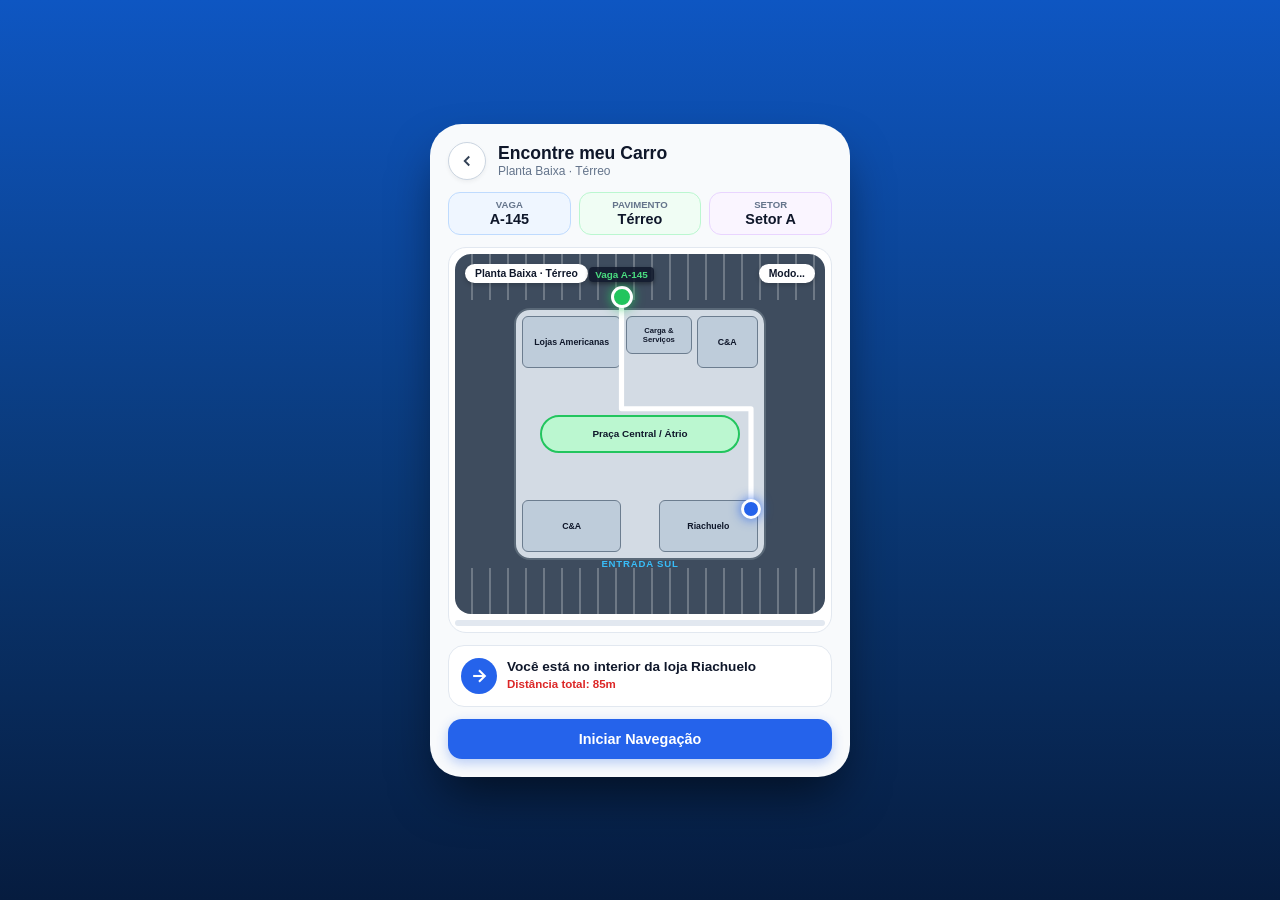
<file: teste3.html>
<!DOCTYPE html>
<html lang="pt-BR">
<head>
  <meta charset="UTF-8">
  <meta name="viewport" content="width=device-width, initial-scale=1.0">
  <title>Planta Baixa Térreo - Rota Riachuelo -> Vaga A-145</title>
  <style>
    * {
      box-sizing: border-box;
      margin: 0;
      padding: 0;
      font-family: -apple-system, BlinkMacSystemFont, "Segoe UI", Roboto, Helvetica, Arial, sans-serif;
    }

    body {
      background: linear-gradient(180deg, #0e56c2 0%, #0a3875 55%, #061c3f 100%);
      min-height: 100vh;
      display: flex;
      justify-content: center;
      align-items: center;
      padding: 16px;
      color: #1e293b;
    }

    /* Container Principal */
    .app-card {
      background-color: #f8fafc;
      width: 100%;
      max-width: 420px;
      border-radius: 32px;
      padding: 18px;
      box-shadow: 0 25px 50px -12px rgba(0, 0, 0, 0.6);
      display: flex;
      flex-direction: column;
      position: relative;
    }

    /* Header Navigation */
    .header-nav {
      display: flex;
      align-items: center;
      gap: 12px;
      margin-bottom: 12px;
    }

    .btn-back {
      background: #ffffff;
      border: 1px solid #cbd5e1;
      cursor: pointer;
      display: flex;
      align-items: center;
      justify-content: center;
      width: 38px;
      height: 38px;
      color: #334155;
      border-radius: 50%;
      box-shadow: 0 2px 4px rgba(0,0,0,0.05);
    }

    .header-titles h1 {
      font-size: 1.1rem;
      font-weight: 800;
      color: #0f172a;
    }

    .header-titles p {
      font-size: 0.75rem;
      color: #64748b;
    }

    /* Info Bar */
    .top-info-grid {
      display: grid;
      grid-template-columns: repeat(3, 1fr);
      gap: 8px;
      margin-bottom: 12px;
    }

    .info-card {
      background: #ffffff;
      border-radius: 12px;
      padding: 6px;
      text-align: center;
      border: 1px solid #e2e8f0;
    }

    .info-card.vaga { background: #eff6ff; border-color: #bfdbfe; }
    .info-card.andar { background: #f0fdf4; border-color: #bbf7d0; }
    .info-card.setor { background: #faf5ff; border-color: #e9d5ff; }

    .info-card .label {
      font-size: 0.6rem;
      color: #64748b;
      font-weight: 700;
      text-transform: uppercase;
      display: block;
    }

    .info-card .val {
      font-size: 0.9rem;
      font-weight: 800;
      color: #0f172a;
    }

    /* CANVAS DO MAPA 2D */
    .map-card-wrapper {
      background: #ffffff;
      border-radius: 18px;
      padding: 6px;
      margin-bottom: 12px;
      border: 1px solid #e2e8f0;
    }

    .map-canvas {
      width: 100%;
      height: 360px;
      background: #3e4c5e;
      border-radius: 16px;
      position: relative;
      overflow: hidden;
    }

    /* Badges Superiores */
    .map-badge {
      position: absolute;
      background: #ffffff;
      color: #0f172a;
      font-size: 0.65rem;
      font-weight: 700;
      padding: 4px 10px;
      border-radius: 16px;
      box-shadow: 0 2px 5px rgba(0,0,0,0.2);
      z-index: 15;
    }

    .badge-left { top: 10px; left: 10px; }
    .badge-right { top: 10px; right: 10px; }

    /* Faixas de Estacionamento */
    .parking-zone {
      position: absolute;
      width: 100%;
      height: 46px;
      left: 0;
    }

    .top-parking { top: 0; }
    .bottom-parking { bottom: 0; }

    .dashed-lines {
      width: 100%;
      height: 100%;
      background-image: repeating-linear-gradient(
        90deg,
        transparent,
        transparent 16px,
        rgba(255, 255, 255, 0.25) 16px,
        rgba(255, 255, 255, 0.25) 18px
      );
    }

    /* Vaga Target A-145 (Centralizada em X:45%, Y:12%) */
    .target-vaga-marker {
      position: absolute;
      left: 45%;
      top: 12%;
      transform: translate(-50%, -50%);
      display: flex;
      align-items: center;
      justify-content: center;
      z-index: 20;
    }

    .vaga-text-label {
      position: absolute;
      bottom: 26px;
      font-size: 0.62rem;
      font-weight: 900;
      color: #4ade80;
      background: rgba(15, 23, 42, 0.85);
      padding: 2px 6px;
      border-radius: 4px;
      white-space: nowrap;
      box-shadow: 0 2px 4px rgba(0,0,0,0.4);
    }

    .green-circle-target {
      width: 22px;
      height: 22px;
      background: #22c55e;
      border: 3px solid #ffffff;
      border-radius: 50%;
      box-shadow: 0 0 12px rgba(34, 197, 94, 0.9);
      animation: pulse-green 1.3s infinite alternate;
    }

    @keyframes pulse-green {
      0% { transform: scale(0.9); }
      100% { transform: scale(1.15); }
    }

    /* Bloco Interno do Shopping */
    .building-card {
      position: absolute;
      top: 15%;
      left: 16%;
      right: 16%;
      bottom: 15%;
      background: #d3dbe4;
      border-radius: 16px;
      border: 2px solid #5a6978;
      padding: 6px;
      display: flex;
      flex-direction: column;
      justify-content: space-between;
    }

    .building-row {
      display: flex;
      justify-content: space-between;
      gap: 4px;
    }

    .store-box {
      background: #beccda;
      border: 1.5px solid #6c7d8f;
      border-radius: 6px;
      color: #0f172a;
      font-weight: 800;
      font-size: 0.55rem;
      display: flex;
      align-items: center;
      justify-content: center;
      text-align: center;
      padding: 2px;
    }

    .store-amer { width: 42%; height: 52px; }
    .store-carga { width: 28%; height: 38px; font-size: 0.48rem; }
    .store-ca1 { width: 26%; height: 52px; }
    .store-ca2 { width: 42%; height: 52px; }
    .store-riach { width: 42%; height: 52px; }

    .mid-row {
      justify-content: center;
      margin: 2px 0;
    }

    .atrium-oval {
      width: 85%;
      height: 38px;
      background: #bbf7d0;
      border: 2px solid #22c55e;
      border-radius: 25px;
      color: #0f172a;
      font-size: 0.62rem;
      font-weight: 800;
      display: flex;
      align-items: center;
      justify-content: center;
      z-index: 2;
    }

    .entrada-sul-label {
      position: absolute;
      bottom: 12.5%;
      left: 50%;
      transform: translateX(-50%);
      color: #38bdf8;
      font-weight: 900;
      font-size: 0.6rem;
      letter-spacing: 0.8px;
      z-index: 10;
    }

    /* Rota SVG: Subindo externamente à direita da Praça Central (X: 800) */
    .route-svg {
      position: absolute;
      top: 0;
      left: 0;
      width: 100%;
      height: 100%;
      pointer-events: none;
      z-index: 12;
    }

    /* Ponto Azul do Usuário */
    .user-pin-marker {
      position: absolute;
      width: 20px;
      height: 20px;
      background: #2563eb;
      border: 3px solid #ffffff;
      border-radius: 50%;
      box-shadow: 0 0 12px rgba(37, 99, 235, 0.9);
      z-index: 25;
      transform: translate(-50%, -50%);
      transition: left 0.35s ease, top 0.35s ease;
    }

    /* Barra de Progresso */
    .progress-bar-container {
      width: 100%;
      background: #e2e8f0;
      height: 6px;
      border-radius: 3px;
      overflow: hidden;
      margin-top: 6px;
    }

    .progress-bar-fill {
      height: 100%;
      background: #2563eb;
      transition: width 0.35s ease;
    }

    /* Card de Instruções */
    .instruction-card {
      background: #ffffff;
      border-radius: 16px;
      padding: 12px;
      margin-bottom: 12px;
      border: 1px solid #e2e8f0;
    }

    .current-step-box {
      display: flex;
      align-items: center;
      gap: 10px;
    }

    .icon-step-arrow {
      width: 36px;
      height: 36px;
      background: #2563eb;
      border-radius: 50%;
      display: flex;
      align-items: center;
      justify-content: center;
      color: white;
      flex-shrink: 0;
    }

    .step-details h3 {
      font-size: 0.85rem;
      font-weight: 700;
      color: #0f172a;
    }

    .distance-tag {
      font-size: 0.72rem;
      color: #dc2626;
      font-weight: 700;
    }

    /* Botão de Ação */
    .btn-primary-action {
      width: 100%;
      background: #2563eb;
      color: #ffffff;
      border: none;
      border-radius: 14px;
      padding: 12px;
      font-size: 0.9rem;
      font-weight: 700;
      cursor: pointer;
      box-shadow: 0 4px 12px rgba(37, 99, 235, 0.3);
    }

    .btn-primary-action:hover {
      background: #1d4ed8;
    }
  </style>
</head>
<body>

  <div class="app-card">

    <header class="header-nav">
      <button class="btn-back" id="btn-back">
        <svg width="18" height="18" viewBox="0 0 24 24" fill="none" stroke="currentColor" stroke-width="2.5">
          <path d="M15 18l-6-6 6-6" />
        </svg>
      </button>
      <div class="header-titles">
        <h1>Encontre meu Carro</h1>
        <p>Planta Baixa · Térreo</p>
      </div>
    </header>

    <div class="top-info-grid">
      <div class="info-card vaga">
        <span class="label">Vaga</span>
        <span class="val">A-145</span>
      </div>
      <div class="info-card andar">
        <span class="label">Pavimento</span>
        <span class="val">Térreo</span>
      </div>
      <div class="info-card setor">
        <span class="label">Setor</span>
        <span class="val">Setor A</span>
      </div>
    </div>

    <div class="map-card-wrapper">
      <div class="map-canvas">

        <!-- Badges Superiores -->
        <div class="map-badge badge-left">Planta Baixa · Térreo</div>
        <div class="map-badge badge-right">Modo...</div>

        <!-- Estacionamento Superior -->
        <div class="parking-zone top-parking">
          <div class="dashed-lines"></div>
        </div>

        <!-- Destino Vaga A-145 (Centralizada em X: 45%, Y: 12%) -->
        <div class="target-vaga-marker">
          <span class="vaga-text-label">Vaga A-145</span>
          <div class="green-circle-target"></div>
        </div>

        <!-- Estrutura do Shopping -->
        <div class="building-card">
          <div class="building-row">
            <div class="store-box store-amer">Lojas Americanas</div>
            <div class="store-box store-carga">Carga & Serviços</div>
            <div class="store-box store-ca1">C&A</div>
          </div>

          <div class="building-row mid-row">
            <div class="atrium-oval">Praça Central / Átrio</div>
          </div>

          <div class="building-row">
            <div class="store-box store-ca2">C&A</div>
            <div class="store-box store-riach">Riachuelo</div>
          </div>
        </div>

        <div class="entrada-sul-label">ENTRADA SUL</div>

        <!-- Estacionamento Inferior -->
        <div class="parking-zone bottom-parking">
          <div class="dashed-lines"></div>
        </div>

        <!-- Caminho Atualizado: X alterado de 730 para 800 para contornar totalmente a Praça Central/Átrio -->
        <svg class="route-svg" viewBox="0 0 1000 1000" preserveAspectRatio="none">
          <path d="M 800 710 L 800 430 L 450 430 L 450 120" 
                fill="none" 
                stroke="#ffffff" 
                stroke-width="14" 
                stroke-linecap="round" 
                stroke-linejoin="round" />
        </svg>

        <!-- Marcador do Usuário -->
        <div class="user-pin-marker" id="user-pin"></div>

      </div>

      <div class="progress-bar-container">
        <div class="progress-bar-fill" id="progress-bar" style="width: 0%;"></div>
      </div>
    </div>

    <!-- Instruções do Percurso -->
    <div class="instruction-card">
      <div class="current-step-box">
        <div class="icon-step-arrow">
          <svg width="20" height="20" viewBox="0 0 24 24" fill="none" stroke="currentColor" stroke-width="2.5">
            <line x1="5" y1="12" x2="19" y2="12"/><polyline points="12 5 19 12 12 19"/>
          </svg>
        </div>
        <div class="step-details">
          <h3 id="step-title">Você está no interior da loja Riachuelo</h3>
          <span class="distance-tag" id="step-dist">Distância total: 85m</span>
        </div>
      </div>
    </div>

    <button class="btn-primary-action" id="btn-action">Iniciar Navegação</button>

  </div>

  <script>
    // Coordenadas atualizadas (X: 80% desvia completamente da Praça Central)
    const steps = [
      { progress: 0,   x: 80, y: 71, title: 'Você está no interior da loja Riachuelo', dist: 'Distância total: 85m', btn: 'Iniciar Navegação' },
      { progress: 25,  x: 80, y: 43, title: 'Saia pela direita e siga reto pelo corredor lateral', dist: 'Distância: 30m', btn: 'Próximo Passo →' },
      { progress: 50,  x: 45, y: 43, title: 'Vire à esquerda no corredor acima do Átrio', dist: 'Distância: 22m', btn: 'Próximo Passo →' },
      { progress: 75,  x: 45, y: 28, title: 'Siga reto em direção ao estacionamento', dist: 'Distância: 18m', btn: 'Próximo Passo →' },
      { progress: 100, x: 45, y: 12, title: 'Chegou à Vaga A-145!', dist: 'Seu carro está estacionado aqui', btn: 'Finalizar 🏁' }
    ];

    let currentIdx = 0;

    function renderStep() {
      const step = steps[currentIdx];
      const pin = document.getElementById('user-pin');
      const progressBar = document.getElementById('progress-bar');
      const stepTitle = document.getElementById('step-title');
      const stepDist = document.getElementById('step-dist');
      const btnAction = document.getElementById('btn-action');

      // Atualiza posição do marcador azul
      pin.style.left = `${step.x}%`;
      pin.style.top = `${step.y}%`;

      // Atualiza interface e textos
      progressBar.style.width = `${step.progress}%`;
      stepTitle.innerText = step.title;
      stepDist.innerText = step.dist;
      btnAction.innerText = step.btn;
    }

    document.getElementById('btn-action').addEventListener('click', () => {
      if (currentIdx < steps.length - 1) {
        currentIdx++;
      } else {
        currentIdx = 0;
      }
      renderStep();
    });

    document.getElementById('btn-back').addEventListener('click', () => {
      if (currentIdx > 0) {
        currentIdx--;
        renderStep();
      }
    });

    renderStep();
  </script>
</body>
</html>
</file>
